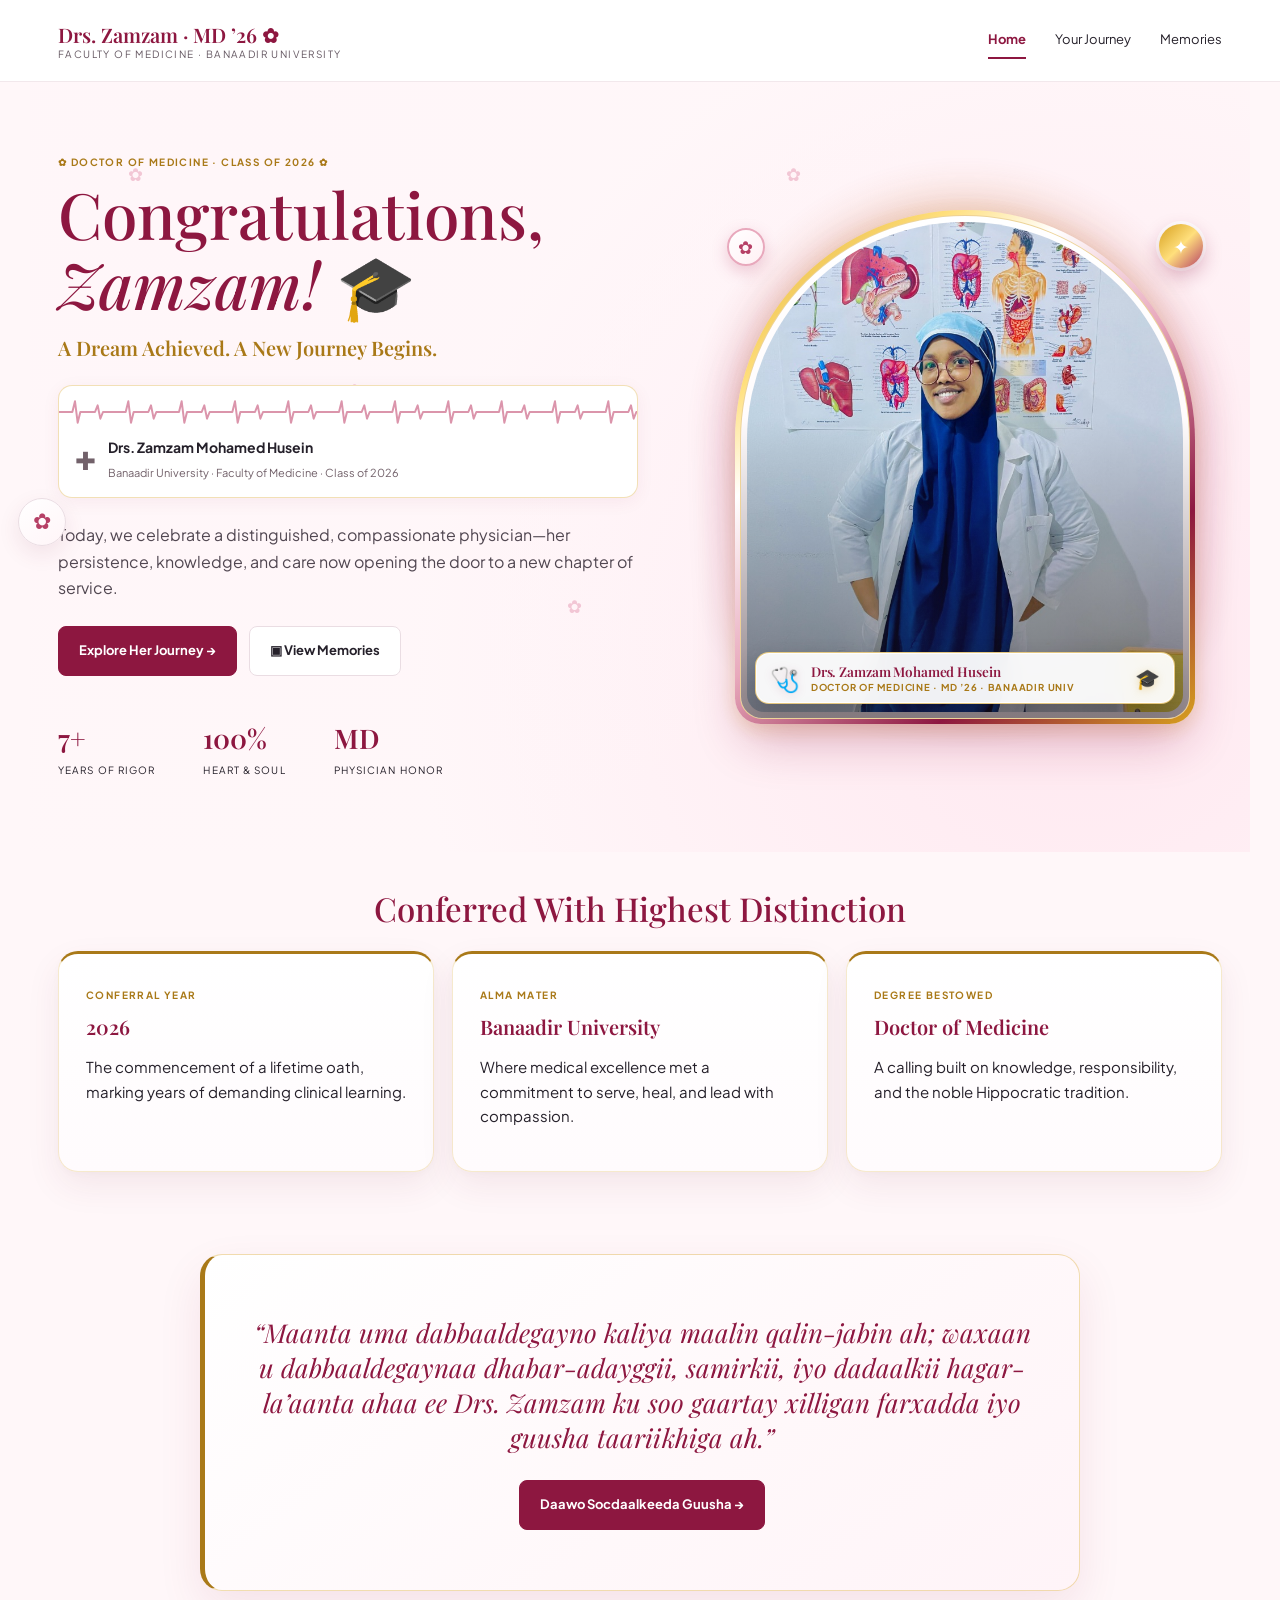
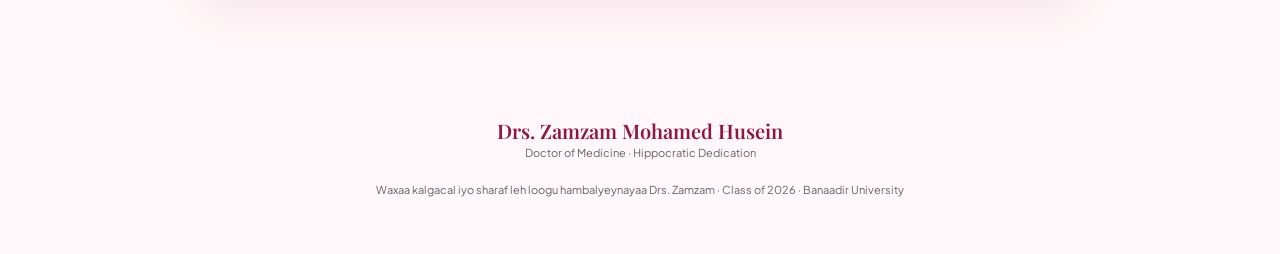
<file: index.html>
<!doctype html><html lang="so"><head><meta charset="utf-8"><meta name="viewport" content="width=device-width,initial-scale=1"><title>Hambalyo Drs. Zamzam · Doctor of Medicine</title><link rel="preconnect" href="https://fonts.googleapis.com"><link rel="preconnect" href="https://fonts.gstatic.com" crossorigin><link href="https://fonts.googleapis.com/css2?family=Playfair+Display:ital,wght@0,500;0,600;1,500&family=Plus+Jakarta+Sans:wght@400;600;700&display=swap" rel="stylesheet"><link rel="stylesheet" href="styles.css"></head><body>
<header class="site-header"><div class="nav-wrap"><a class="brand" href="index.html">Drs. Zamzam · MD ’26 ✿<small>Faculty of Medicine · Banaadir University</small></a><nav class="desktop-nav"><a class="active" href="index.html">Home</a><a href="journey.html">Your Journey</a><a href="memories.html">Memories</a></nav><button class="menu-button" aria-label="Open menu" onclick="toggleMenu()">☰</button></div></header><nav class="mobile-menu" aria-label="Mobile navigation"><button aria-label="Close menu" onclick="toggleMenu()">×</button><span class="eyebrow">Zamzam ✿</span><a href="index.html">Home</a><a href="journey.html">Your Journey</a><a href="memories.html">Memories</a><small>Faculty of Medicine · Banaadir University</small></nav>
<main><section class="page home-hero"><div class="hero-copy"><div class="eyebrow">✿ Doctor of Medicine · Class of 2026 ✿</div><h1 class="title">Congratulations,<br><em>Zamzam!</em> 🎓</h1><h2 style="font:600 20px var(--serif);color:var(--gold);margin:0">A Dream Achieved. A New Journey Begins.</h2><div class="credentials"><span style="font-size:25px">✚</span><div><strong>Drs. Zamzam Mohamed Husein</strong><span>Banaadir University · Faculty of Medicine · Class of 2026</span></div></div><p>Today, we celebrate a distinguished, compassionate physician—her persistence, knowledge, and care now opening the door to a new chapter of service.</p><div class="hero-actions"><a class="button" href="journey.html">Explore Her Journey →</a><a class="button ghost" href="memories.html">▣ View Memories</a></div><div class="stats"><div class="stat"><b>7+</b><span>Years of rigor</span></div><div class="stat"><b>100%</b><span>Heart & soul</span></div><div class="stat"><b>MD</b><span>Physician honor</span></div></div></div><div class="portrait-frame"><div class="portrait-frame__ambient" aria-hidden="true"></div><div class="portrait-frame__outer"><div class="portrait-frame__inner"><img src="assets/hero-portrait.jpg" alt="Drs. Zamzam Mohamed Husein in physician white coat at Banaadir University" fetchpriority="high" decoding="async" width="768" height="1024"><div class="portrait-frame__sheen" aria-hidden="true"></div><div class="portrait-ribbon"><span class="portrait-ribbon__icon" aria-hidden="true">🩺</span><div class="portrait-ribbon__text"><strong>Drs. Zamzam Mohamed Husein</strong><span>Doctor of Medicine · MD ’26 · Banaadir Univ</span></div><span class="portrait-ribbon__seal" aria-hidden="true">🎓</span></div></div></div><div class="frame-crest" aria-hidden="true" title="Honor Graduate"><span>✦</span></div><div class="frame-flower-charm" aria-hidden="true"><span>✿</span></div></div></section>
<section class="page" style="padding-top:5px"><div class="center"><span class="eyebrow">Historic milestone</span><h2 class="title" style="font-size:33px">Conferred With Highest Distinction</h2></div><div class="feature-strip"><article class="card"><span class="eyebrow">Conferral year</span><h3>2026</h3><p>The commencement of a lifetime oath, marking years of demanding clinical learning.</p></article><article class="card"><span class="eyebrow">Alma mater</span><h3>Banaadir University</h3><p>Where medical excellence met a commitment to serve, heal, and lead with compassion.</p></article><article class="card"><span class="eyebrow">Degree bestowed</span><h3>Doctor of Medicine</h3><p>A calling built on knowledge, responsibility, and the noble Hippocratic tradition.</p></article></div><div class="card quote"><blockquote>“Maanta uma dabbaaldegayno kaliya maalin qalin-jabin ah; waxaan u dabbaaldegaynaa dhabar-adayggii, samirkii, iyo dadaalkii hagar-la’aanta ahaa ee Drs. Zamzam ku soo gaartay xilligan farxadda iyo guusha taariikhiga ah.”</blockquote><a class="button" href="journey.html">Daawo Socdaalkeeda Guusha →</a></div></section></main><footer class="site-footer"><strong>Drs. Zamzam Mohamed Husein</strong>Doctor of Medicine · Hippocratic Dedication<br><br>Waxaa kalgacal iyo sharaf leh loogu hambalyeynayaa Drs. Zamzam · Class of 2026 · Banaadir University</footer><script src="site.js"></script></body></html>
</file>
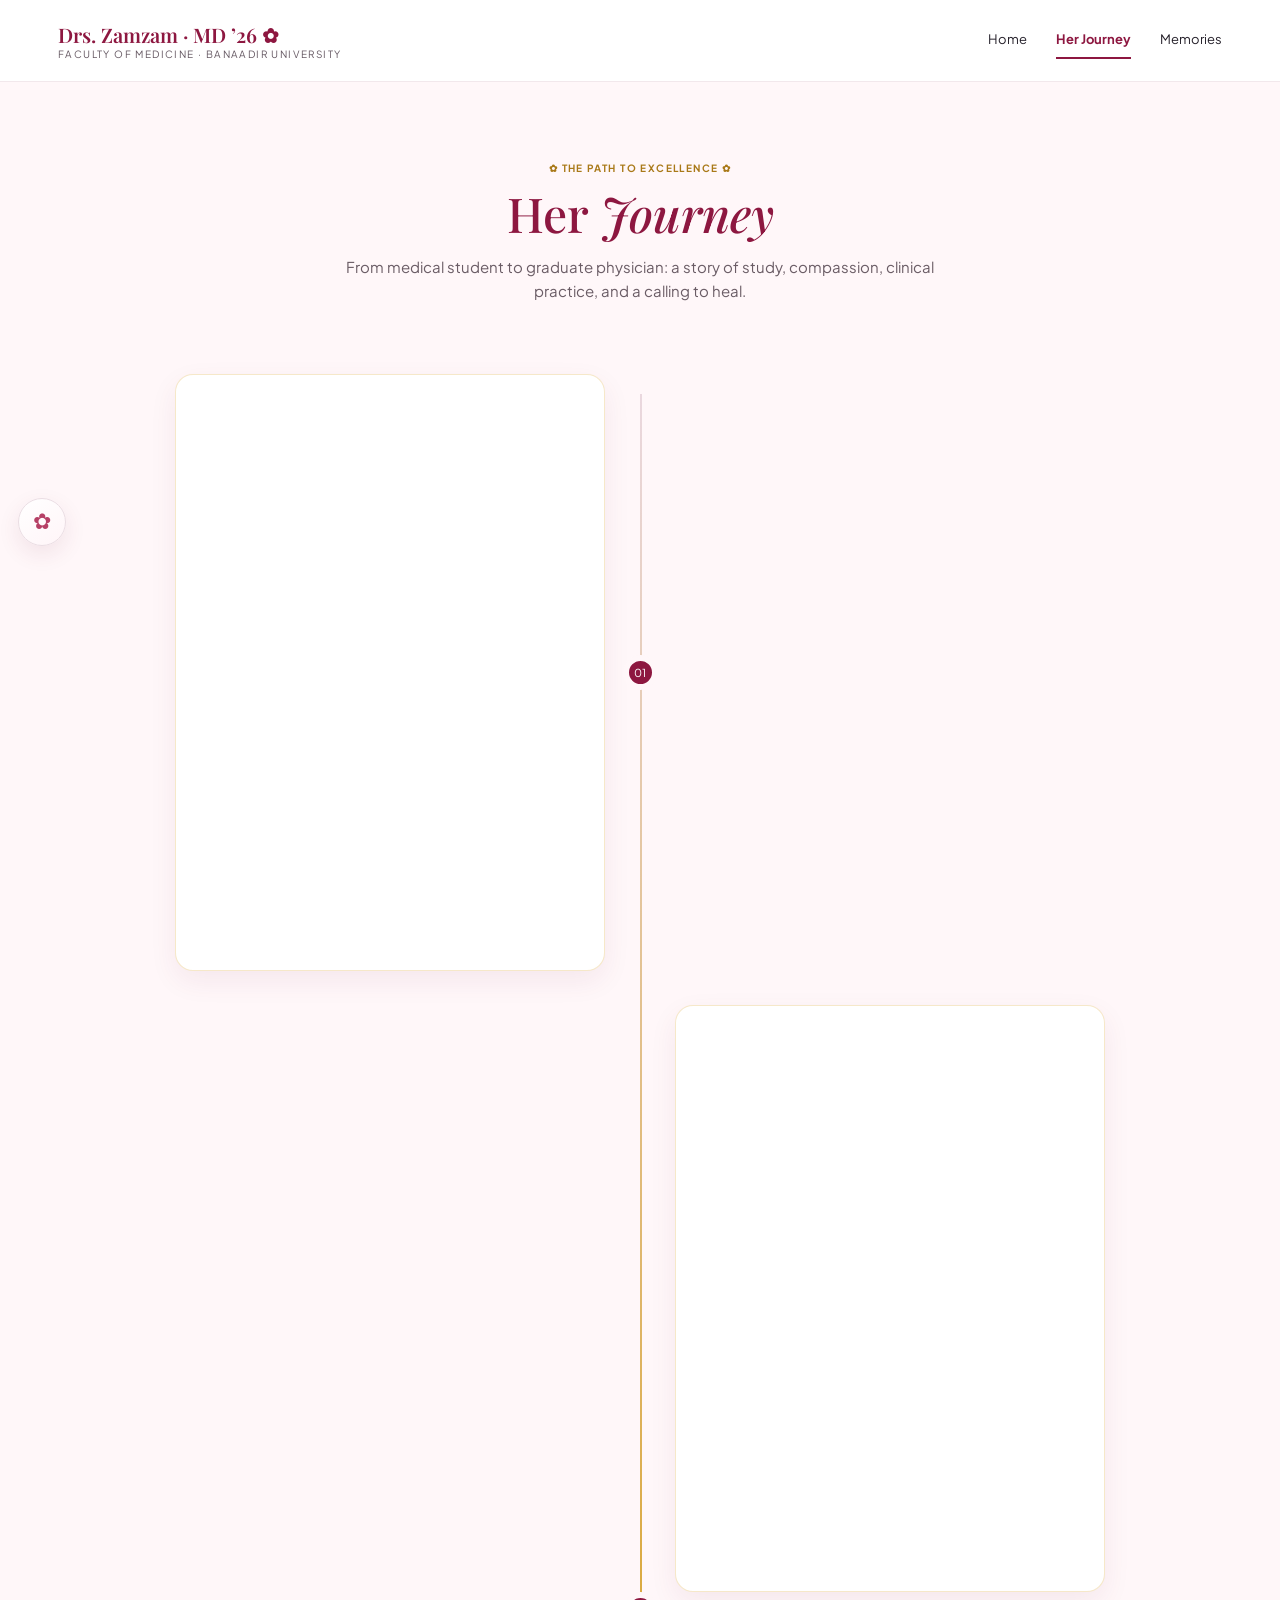
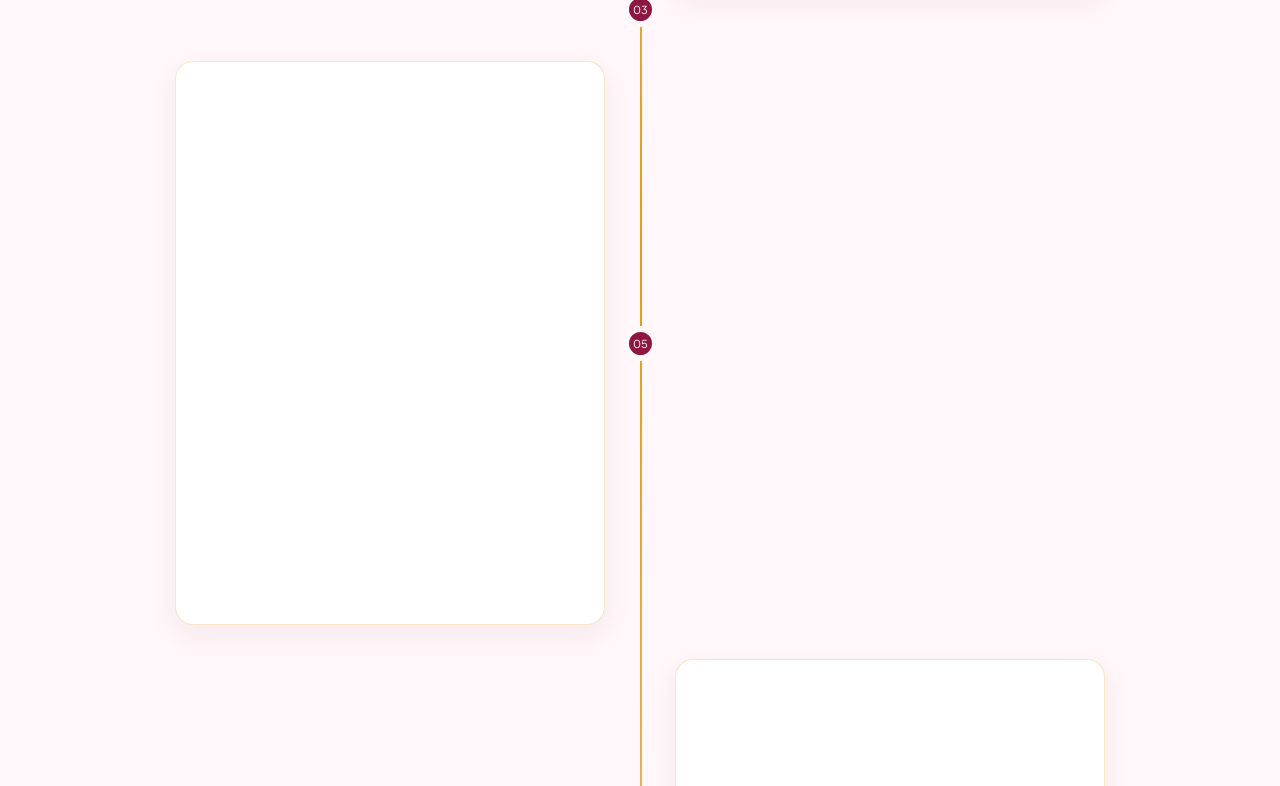
<file: journey.html>
<!doctype html><html lang="so"><head><meta charset="utf-8"><meta name="viewport" content="width=device-width,initial-scale=1"><title>Socdaalkeeda · Drs. Zamzam</title><link rel="preconnect" href="https://fonts.googleapis.com"><link rel="preconnect" href="https://fonts.gstatic.com" crossorigin><link href="https://fonts.googleapis.com/css2?family=Playfair+Display:ital,wght@0,500;0,600;1,500&family=Plus+Jakarta+Sans:wght@400;600;700&display=swap" rel="stylesheet"><link rel="stylesheet" href="styles.css"></head><body>
<header class="site-header"><div class="nav-wrap"><a class="brand" href="index.html">Drs. Zamzam · MD ’26 ✿<small>Faculty of Medicine · Banaadir University</small></a><nav class="desktop-nav"><a href="index.html">Home</a><a class="active" href="journey.html">Her Journey</a><a href="memories.html">Memories</a></nav><button class="menu-button" aria-label="Open menu" onclick="toggleMenu()">☰</button></div></header><nav class="mobile-menu"><button aria-label="Close menu" onclick="toggleMenu()">×</button><span class="eyebrow">Zamzam ✿</span><a href="index.html">Home</a><a href="journey.html">Her Journey</a><a href="memories.html">Memories</a></nav>
<main class="page"><div class="center"><span class="eyebrow">✿ The path to excellence ✿</span><h1 class="title">Her <em>Journey</em></h1><p class="subtitle">From medical student to graduate physician: a story of study, compassion, clinical practice, and a calling to heal.</p></div><section class="timeline"><article class="milestone"><div class="milestone-card card"><span class="eyebrow">Year 1 · Genesis</span><h3>The Beginning</h3><p>A resolute first step toward healing, grounded in curiosity, dedication, and the belief that service can change lives.</p></div><span class="year">01</span></article><article class="milestone"><div class="milestone-card card"><span class="eyebrow">Years 2–3 · Foundations</span><h3>Years of Learning</h3><p>Endless study, anatomy, pathology, and the rigorous science that builds a capable and caring physician.</p></div><span class="year">03</span></article><article class="milestone"><div class="milestone-card card"><span class="eyebrow">Years 4–7 · Wards & clinics</span><h3>Clinical Experience</h3><p>Knowledge became care: listening, diagnosing, learning from patients, and growing with every round.</p></div><span class="year">05</span></article><article class="milestone"><div class="milestone-card card"><span class="eyebrow">The crucible</span><h3>The Challenges</h3><p>Long nights and demanding exams became a source of resilience, strength, and empathy.</p></div><span class="year">✦</span></article><article class="milestone"><div class="milestone-card card"><span class="eyebrow">Doctor of Medicine</span><h3>Class of 2026 🎓</h3><p>A new physician emerges—ready to bring knowledge and a healer’s heart to her community.</p></div><span class="year">26</span></article></section><section><div class="center"><span class="eyebrow">An integral in the books</span><h2 class="title" style="font-size:34px">From Student to Medical Professional 🩺</h2></div><div class="journey-grid"><div class="journey-gallery"><img src="assets/memory-5.jpg" alt="Drs. Zamzam engaged in clinical rounds and patient care" loading="lazy" decoding="async" width="560" height="290"><img src="assets/memory-8.jpg" alt="Drs. Zamzam in physician white coat at Banaadir University" loading="lazy" decoding="async" width="560" height="290"></div><aside class="card side-note"><span class="eyebrow">Pillars of practice</span><h3>Medicine</h3><p>Knowledge · Compassion · Service · Integrity</p><p>Behind every success is a journey of devotion, quiet courage, and a promise to serve.</p><a class="button" href="memories.html">See Her Memories →</a></aside></div></section><div class="card quote"><blockquote>“Socdaalkeedu wuxuu ahaa mid lagu dhisay dadaal, dulqaad iyo naxariis. Maantana waxaa u bilaabanaya bog cusub oo ifaya oo badbaadinta nolosha bini’aadamka ah.”</blockquote><a class="button" href="memories.html">Daawo Xusuusaha Guusheeda →</a></div></main><footer class="site-footer"><strong>Drs. Zamzam Mohamed Husein</strong>Doctor of Medicine · Hippocratic Dedication</footer><script src="site.js"></script></body></html>
</file>
<file: styles.css>
:root{--wine:#8d1740;--rose:#b64066;--blush:#fff7f9;--ink:#25202a;--gold:#a97918;--line:#ead8df;--paper:#fff;--serif:"Playfair Display",Georgia,serif;--sans:"Plus Jakarta Sans",Arial,sans-serif}*{box-sizing:border-box}html{scroll-behavior:smooth}body{margin:0;background:var(--blush);color:var(--ink);font:15px/1.65 var(--sans)}img{display:block;width:100%;object-fit:cover}a{color:inherit;text-decoration:none}.site-header{height:82px;background:#fffffff2;backdrop-filter:blur(15px);border-bottom:1px solid #f2e8ec;position:sticky;top:0;z-index:20}.nav-wrap{max-width:1220px;height:100%;padding:0 28px;margin:auto;display:flex;align-items:center;justify-content:space-between;gap:24px}.brand{font:600 20px var(--serif);color:var(--wine)}.brand small{display:block;font:10px/1.2 var(--sans);letter-spacing:.14em;color:#665963;text-transform:uppercase}.desktop-nav{display:flex;gap:29px;font-size:13px}.desktop-nav a{padding:7px 0;border-bottom:2px solid transparent}.desktop-nav a.active{border-color:var(--wine);color:var(--wine);font-weight:700}.menu-button{display:none;background:transparent;border:0;color:var(--wine);font-size:27px;padding:8px}.mobile-menu{display:none}.eyebrow{font-size:10px;font-weight:700;letter-spacing:.14em;text-transform:uppercase;color:var(--gold)}.page{max-width:1220px;margin:auto;padding:72px 28px}.title{font:500 48px/1.1 var(--serif);color:var(--wine);margin:8px 0 15px}.subtitle{max-width:620px;color:#6a5c65;margin:0 auto}.center{text-align:center}.button{display:inline-flex;align-items:center;justify-content:center;gap:8px;border:1px solid var(--wine);border-radius:8px;padding:13px 20px;background:var(--wine);color:#fff;font-weight:700;font-size:13px;transition:.2s}.button:hover{transform:translateY(-2px);background:#70102f}.button.ghost{background:#fff;color:var(--ink);border-color:#eadde3}.card{background:var(--paper);border:1px solid #f0e5e9;border-radius:18px;box-shadow:0 12px 30px #75234410}.home-hero{min-height:570px;display:grid;grid-template-columns:1.06fr .94fr;align-items:center;gap:70px}.home-hero .title{font-size:64px}.credentials{display:grid;grid-template-columns:auto 1fr;align-items:center;column-gap:12px;row-gap:4px;margin:24px 0;padding:10px 16px 13px;border-radius:12px;background:#fff;overflow:hidden}.credentials strong{display:block;font-size:14px}.credentials span{font-size:11px;color:#72616a}.hero-copy p{max-width:590px;color:#514751;font-size:16px}.hero-actions{display:flex;gap:12px;margin-top:25px}.stats{display:flex;gap:48px;margin-top:44px}.stat b{font:600 27px var(--serif);color:var(--wine);display:block}.stat span{font-size:10px;letter-spacing:.11em;text-transform:uppercase}.portrait-frame{padding:11px;background:white;border-radius:42% 42% 14px 14px;box-shadow:0 18px 35px #79253b26}.portrait-frame img{height:430px;border-radius:40% 40% 9px 9px}.feature-strip{display:grid;grid-template-columns:repeat(3,1fr);gap:18px;margin:24px 0 82px}.feature-strip .card{padding:27px}.feature-strip h3{font:600 20px var(--serif);color:var(--wine);margin:7px 0}.quote{max-width:880px;margin:20px auto 0;padding:60px 40px;text-align:center}.quote blockquote{font:26px/1.35 var(--serif);margin:0 0 25px}.timeline{max-width:930px;margin:70px auto;position:relative}.timeline:before{content:"";position:absolute;top:20px;bottom:20px;left:50%;width:2px;background:linear-gradient(var(--line),#d7a01e,var(--line))}.milestone{display:grid;grid-template-columns:1fr 70px 1fr;align-items:center;margin:34px 0}.milestone:nth-child(odd) .milestone-card{grid-column:1;text-align:right}.milestone:nth-child(odd) .year{grid-column:2}.milestone:nth-child(even) .milestone-card{grid-column:3}.milestone:nth-child(even) .year{grid-column:2}.milestone-card{padding:20px 23px}.milestone-card h3{font:600 22px var(--serif);color:var(--wine);margin:2px 0 8px}.milestone-card p{margin:0;color:#665963;font-size:13px}.year{width:35px;height:35px;border-radius:50%;display:grid;place-items:center;background:var(--wine);border:6px solid var(--blush);color:#fff;font:11px var(--sans);z-index:1;justify-self:center}.journey-grid{display:grid;grid-template-columns:2fr 1fr;gap:18px}.journey-gallery{display:grid;grid-template-columns:1fr 1fr;gap:18px}.journey-gallery img{height:290px;border-radius:13px}.side-note{padding:31px;background:linear-gradient(145deg,#fff,#fff2f5)}.side-note h3{font:600 27px/1.2 var(--serif);color:var(--wine)}.gallery{display:grid;grid-template-columns:repeat(2,1fr);gap:20px;margin-top:36px}.memory{background:#fff;border:1px solid #f0e5e9;border-radius:14px;overflow:hidden;box-shadow:0 9px 24px #75234410;cursor:pointer;transition:.2s}.memory:hover{transform:translateY(-5px)}.memory img{height:300px}.memory figcaption{padding:13px 15px}.memory strong{display:block;font:600 18px var(--serif);color:var(--wine)}.memory span{font-size:11px;color:#70616a}.letter{max-width:850px;padding:57px 58px;margin:88px auto}.letter h2{font:500 31px var(--serif);color:var(--wine);margin:8px 0 22px}.letter p{color:#574b53}.letter .big-line{background:#fff0f4;padding:13px;text-align:center;font:600 24px var(--serif);color:var(--wine)}.celebrate{max-width:1120px;margin:45px auto 0;padding:55px 30px;background:linear-gradient(120deg,#89163d,#b34267);border-radius:18px;color:white;text-align:center}.celebrate h2{font:600 42px/1.1 var(--serif);margin:9px}.celebrate p{margin:0 0 25px}.celebrate .button{background:#ffdf7c;color:#55200c;border-color:#ffdf7c}.site-footer{text-align:center;padding:55px 20px;color:#6c5f68;font-size:11px}.site-footer strong{display:block;font:600 20px var(--serif);color:var(--wine)}.lightbox{position:fixed;inset:0;background:#1e1018e8;z-index:50;display:none;align-items:center;justify-content:center;padding:24px}.lightbox.open{display:flex}.lightbox img{max-width:min(900px,94vw);max-height:82vh;width:auto;border-radius:10px}.lightbox button{position:absolute;right:25px;top:20px;background:#fff;border:0;border-radius:50%;width:43px;height:43px;font-size:25px;color:var(--wine)}
@media(max-width:700px){.site-header{height:68px}.nav-wrap{padding:0 18px}.brand{font-size:18px}.brand small{display:none}.desktop-nav{display:none}.menu-button{display:block}.mobile-menu{position:fixed;inset:0;background:#fffafa;z-index:40;padding:26px;flex-direction:column;justify-content:center;align-items:center;gap:29px;background-image:radial-gradient(#e8bccb 1px,transparent 1px);background-size:23px 23px}.mobile-menu.open{display:flex}.mobile-menu a{font:500 39px var(--serif);color:var(--wine)}.mobile-menu button{position:absolute;right:20px;top:17px;background:none;border:0;font-size:30px;color:var(--wine)}.page{padding:44px 18px}.title{font-size:35px}.home-hero{display:flex;min-height:0;flex-direction:column-reverse;align-items:stretch;gap:27px;text-align:center}.home-hero .title{font-size:46px}.portrait-frame{border-radius:19px;padding:7px}.portrait-frame img{height:360px;border-radius:14px;object-position:center}.hero-copy p{font-size:14px}.credentials{text-align:left;margin:18px 0}.hero-actions{flex-direction:column;margin-top:22px}.hero-actions .button{width:100%}.stats{justify-content:center;gap:20px;margin-top:28px}.stat b{font-size:23px}.feature-strip{grid-template-columns:1fr;margin:46px 0}.feature-strip .card{padding:20px}.quote{padding:36px 20px}.quote blockquote{font-size:22px}.timeline{margin:42px 0 15px;padding-left:34px}.timeline:before{left:17px}.milestone,.milestone:nth-child(odd),.milestone:nth-child(even){display:block;margin:0 0 22px}.milestone-card,.milestone:nth-child(odd) .milestone-card,.milestone:nth-child(even) .milestone-card{display:block;text-align:left;padding:19px}.year,.milestone:nth-child(odd) .year,.milestone:nth-child(even) .year{position:absolute;left:0;margin-top:-64px;width:35px}.journey-grid{grid-template-columns:1fr}.journey-gallery{gap:10px}.journey-gallery img{height:195px}.side-note{padding:23px}.gallery{grid-template-columns:1fr;gap:15px;margin-top:25px}.memory img{height:280px}.letter{padding:34px 22px;margin:54px auto}.letter h2{font-size:27px}.celebrate{padding:42px 18px;border-radius:14px}.celebrate h2{font-size:34px}.subtitle{font-size:13px}.site-footer{padding:42px 18px}.lightbox{padding:12px}.lightbox button{right:14px;top:13px}.celebrate-actions{display:flex;flex-wrap:wrap;gap:12px;justify-content:center}.celebrate .button.ghost.celebrate-home{background:transparent;color:#fff;border-color:#ffffff80}.celebrate .button.ghost.celebrate-home:hover{background:#ffffff18;color:#fff}}

/* ── Animation polish (additive) ── */
@view-transition{navigation:auto}
::view-transition-old(root),::view-transition-new(root){animation-duration:.45s;animation-timing-function:cubic-bezier(.22,1,.36,1)}
::view-transition-old(root){animation-name:page-fade-out}
::view-transition-new(root){animation-name:page-fade-in}
@keyframes page-fade-out{from{opacity:1;transform:translateY(0)}to{opacity:0;transform:translateY(-10px)}}
@keyframes page-fade-in{from{opacity:0;transform:translateY(12px)}to{opacity:1;transform:translateY(0)}}
body{overflow-x:hidden}
body.menu-open{overflow:hidden}
body.lightbox-open{overflow:hidden}

/* Buttons */
.button{transition:transform .22s cubic-bezier(.22,1,.36,1),background .22s,box-shadow .22s,filter .22s,border-color .22s}
.button:hover{box-shadow:0 10px 22px #75234424;filter:brightness(1.03)}
.button:active{transform:translateY(0) scale(.98)}
.button:focus-visible{outline:2px solid var(--rose);outline-offset:3px}

/* Desktop nav */
.desktop-nav a{position:relative;transition:color .25s,border-color .25s}
.desktop-nav a:not(.active)::after{content:"";position:absolute;left:0;right:0;bottom:-2px;height:2px;background:linear-gradient(90deg,var(--rose),var(--wine));transform:scaleX(0);transform-origin:left;transition:transform .32s cubic-bezier(.22,1,.36,1)}
.desktop-nav a:not(.active):hover::after,.desktop-nav a.nav-hover::after{transform:scaleX(1)}
.desktop-nav a.active::after{content:"";position:absolute;left:0;right:0;bottom:-2px;height:2px;background:var(--wine);transform:scaleX(1)}

/* Mobile menu */
.menu-button{transition:transform .25s,color .25s}
.menu-button:active{transform:scale(.92)}
@media(max-width:700px){.mobile-menu{display:flex;pointer-events:none}}
.mobile-menu{opacity:0;visibility:hidden;transition:opacity .35s cubic-bezier(.22,1,.36,1),visibility .35s}
.mobile-menu.open{opacity:1;visibility:visible;pointer-events:auto}
.mobile-menu a{opacity:0;transform:translateY(18px);transition:opacity .4s cubic-bezier(.22,1,.36,1),transform .4s cubic-bezier(.22,1,.36,1);transition-delay:calc(.06s * var(--nav-i, 0))}
.mobile-menu.open a{opacity:1;transform:translateY(0)}
.mobile-menu button{transition:transform .25s}
.mobile-menu.open button{transform:rotate(90deg)}

/* Scroll reveals */
.reveal{opacity:0;transform:translateY(22px);transition:opacity .65s cubic-bezier(.22,1,.36,1),transform .65s cubic-bezier(.22,1,.36,1);transition-delay:calc(.08s * var(--reveal-i, 0))}
.reveal.reveal-heading{transform:translateY(16px)}
.reveal.reveal-image{transform:translateY(14px) scale(.97)}
.reveal.reveal-gallery{transform:translateY(20px) scale(.97)}
.reveal.is-visible{opacity:1;transform:none}
.reveal-timeline:before{transform-origin:top;transform:scaleY(0);transition:transform 1.1s cubic-bezier(.22,1,.36,1) .1s}
.reveal-timeline.is-visible:before{transform:scaleY(1)}
.reveal-milestone .milestone-card,.reveal-milestone .year{opacity:0;transform:translateY(16px) scale(.94);transition:opacity .55s cubic-bezier(.22,1,.36,1),transform .55s cubic-bezier(.22,1,.36,1);transition-delay:calc(.14s * var(--reveal-i, 0) + .2s)}
.reveal-milestone.is-visible .milestone-card,.reveal-milestone.is-visible .year{opacity:1;transform:none}
.reveal-milestone .year{transition-delay:calc(.14s * var(--reveal-i, 0) + .35s)}

/* Hero sequence */
.home-hero{position:relative;overflow:hidden}
.hero-bg{position:absolute;inset:-10%;background:radial-gradient(circle at 20% 20%,#fff6f9 0,transparent 55%),radial-gradient(circle at 80% 70%,#ffe8f0 0,transparent 50%);opacity:.6;pointer-events:none;z-index:0;transition:opacity .8s cubic-bezier(.22,1,.36,1)}
.home-hero.hero-ready .hero-bg{opacity:1}
.home-hero > *:not(.hero-bg):not(.hero-flowers){position:relative;z-index:1}
.hero-item{opacity:1;transform:translateY(8px);transition:opacity .42s cubic-bezier(.22,1,.36,1),transform .42s cubic-bezier(.22,1,.36,1);transition-delay:calc(.05s * var(--hero-i, 0))}
.hero-item.reveal-image,.portrait-frame.hero-item{transform:translateY(6px) scale(.99)}
.home-hero:not(.hero-ready) .hero-item{opacity:.92}
.home-hero.hero-ready .hero-item,.hero-item.is-visible{opacity:1;transform:none}
.hero-flowers{position:absolute;inset:0;pointer-events:none;z-index:0}
.hero-flower{position:absolute;left:var(--fx);top:var(--fy);color:#e8a0b8;font-size:18px;opacity:0;animation:hero-bloom 1.2s cubic-bezier(.22,1,.36,1) calc(.7s + var(--fd)) both,flower-float 9s ease-in-out calc(1.8s + var(--fd)) infinite}
@keyframes hero-bloom{from{opacity:0;transform:scale(.6) translateY(8px)}to{opacity:.55;transform:scale(1) translateY(0)}}
@keyframes flower-float{0%,100%{transform:translateY(0)}50%{transform:translateY(-8px)}}

/* Petals layer */
.petals-layer{position:fixed;inset:0;pointer-events:none;z-index:5;overflow:hidden;contain:strict}
.petal{position:absolute;left:var(--x);top:-8%;font-size:calc(18px * var(--size));opacity:.52;animation:petal-fall var(--duration) linear var(--delay) infinite}
.petal-inner{display:block;animation:petal-sway calc(var(--duration) * .45) ease-in-out var(--delay) infinite}
.petal-glyph{line-height:1}
.petal-flower{color:#e8a8bc;opacity:.58;font-size:calc(17px * var(--size))}
.petal-cap{color:#8d1740;opacity:.55;font-size:calc(16px * var(--size))}
.petal-scroll{color:#a97918;opacity:.52;font-size:calc(15px * var(--size))}
.petal-medical{color:#c97896;opacity:.54;font-size:calc(15px * var(--size))}
.petal-heart{color:#b64066;opacity:.56;font-size:calc(14px * var(--size))}
.petal-sparkle{color:#d7a01e;opacity:.58;font-size:calc(13px * var(--size))}
.petal-dot{width:7px;height:7px;border-radius:50%;background:#efb8ca;opacity:.38}
.petal-dot-gold{background:#e8c86a;opacity:.34}
@keyframes petal-fall{0%{transform:translate3d(0,-8vh,0) rotate(0deg)}100%{transform:translate3d(var(--drift),108vh,0) rotate(var(--spin,280deg))}}
@keyframes petal-sway{0%,100%{transform:translate3d(0,0,0)}50%{transform:translate3d(var(--sway,6px),0,0)}}

/* Flower celebration trigger */
.celebration-trigger{position:fixed;left:18px;top:58%;transform:translateY(-50%);z-index:25;width:48px;height:48px;padding:0;border:1px solid #eadde3;border-radius:50%;background:linear-gradient(145deg,#fff,#fff5f8);color:var(--rose);cursor:pointer;box-shadow:0 8px 22px #75234418,0 0 0 0 #b6406620;display:grid;place-items:center;transition:transform .25s cubic-bezier(.22,1,.36,1),box-shadow .25s,border-color .25s,background .25s;animation:trigger-float 4.2s ease-in-out infinite}
.celebration-trigger__icon{font-size:22px;line-height:1;display:block;animation:trigger-bloom 3.6s ease-in-out infinite}
.celebration-trigger:hover{border-color:#ddb8c8;box-shadow:0 10px 26px #75234424,0 0 0 4px #b6406614;transform:translateY(-50%) scale(1.05)}
.celebration-trigger:active{transform:translateY(-50%) scale(.94)}
.celebration-trigger:focus-visible{outline:2px solid var(--rose);outline-offset:3px}
.celebration-trigger.is-popping{animation:none;transform:translateY(-50%) scale(1.12);box-shadow:0 12px 28px #75234430,0 0 0 8px #ffdf7c33}
.celebration-trigger.is-popping .celebration-trigger__icon{animation:trigger-pop .55s cubic-bezier(.22,1,.36,1)}
@keyframes trigger-float{0%,100%{transform:translateY(-50%) translateX(0)}50%{transform:translateY(calc(-50% - 6px)) translateX(2px)}}
@keyframes trigger-bloom{0%,100%{transform:scale(1) rotate(0deg)}50%{transform:scale(1.08) rotate(-6deg)}}
@keyframes trigger-pop{0%{transform:scale(1)}40%{transform:scale(1.35) rotate(12deg)}100%{transform:scale(1) rotate(0deg)}}

/* ECG — full-width of host box, seamless infinite scroll */
.ecg-wrap{color:#d88aa3;overflow:hidden;width:100%;height:32px;margin:0;opacity:.9;contain:paint}
.credentials .ecg-wrap{grid-column:1/-1;width:calc(100% + 32px);margin:0 -16px 4px}
.celebrate .ecg-wrap{max-width:none;margin:0 auto 14px;color:#ffc9dc;height:36px}
.ecg-track{display:flex;width:max-content;height:100%;animation:ecg-scroll 14s linear infinite}
.ecg-line{height:100%;width:auto;display:block;flex:0 0 auto}
.ecg-path{vector-effect:non-scaling-stroke}
@keyframes ecg-scroll{from{transform:translate3d(0,0,0)}to{transform:translate3d(-50%,0,0)}}

/* Gallery */
.memory{position:relative;transition:transform .35s cubic-bezier(.22,1,.36,1),box-shadow .35s}
.memory::before{content:"";position:absolute;inset:0;background:linear-gradient(180deg,transparent 45%,#8d174038 100%);opacity:0;transition:opacity .35s;z-index:1;pointer-events:none;border-radius:14px}
.memory::after{content:"✿";position:absolute;top:14px;right:14px;color:#fff;font-size:16px;opacity:0;transform:scale(.8);transition:opacity .3s,transform .3s;z-index:2;pointer-events:none;text-shadow:0 2px 8px #00000040}
@media(hover:hover){.memory:hover{transform:translateY(-6px) scale(1.01);box-shadow:0 16px 34px #75234420}.memory:hover::before{opacity:1}.memory:hover::after{opacity:.95;transform:scale(1)}}
.memory img{transition:transform .45s cubic-bezier(.22,1,.36,1)}
@media(hover:hover){.memory:hover img{transform:scale(1.04)}}
.reveal-gallery.is-visible{transform:none}

/* Lightbox */
.lightbox{opacity:0;transition:opacity .32s cubic-bezier(.22,1,.36,1);background:#1e101800}
.lightbox.open{display:flex}
.lightbox.visible{background:#1e1018e8;opacity:1}
.lightbox.closing{opacity:0}
.lightbox img{opacity:0;transform:scale(.94);transition:opacity .32s cubic-bezier(.22,1,.36,1),transform .32s cubic-bezier(.22,1,.36,1)}
.lightbox.visible img{opacity:1;transform:scale(1)}
.lightbox.closing img{opacity:0;transform:scale(.96)}
.lightbox button{cursor:pointer;transition:transform .2s,box-shadow .2s;box-shadow:0 4px 14px #00000030}
.lightbox button:hover{transform:scale(1.06)}
.lightbox button:focus-visible{outline:2px solid var(--rose);outline-offset:2px}

/* Celebration */
.celebrate-actions{display:flex;flex-wrap:wrap;gap:12px;justify-content:center}
.celebrate .button.ghost.celebrate-home{background:transparent;color:#fff;border-color:#ffffff80}
.celebrate .button.ghost.celebrate-home:hover{background:#ffffff18;color:#fff}
.celebrate-stage{position:relative;overflow:hidden}
.celebrate-stage::before,.celebrate-stage::after{content:"✦";position:absolute;font-size:14px;color:#ffdf7c;opacity:0;pointer-events:none}
.celebrate-stage::before{top:18%;left:12%}
.celebrate-stage::after{bottom:20%;right:14%;animation-delay:.6s}
.celebrate-pop::before,.celebrate-pop::after{animation:sparkle 2.4s ease-in-out infinite}
.celebrate-pop h2{animation:celebrate-rise .8s cubic-bezier(.22,1,.36,1) both}
.celebrate-pop .eyebrow{animation:celebrate-rise .65s cubic-bezier(.22,1,.36,1) both}
.celebrate-pop p{animation:celebrate-rise .75s cubic-bezier(.22,1,.36,1) .08s both}
.celebrate-pop .celebrate-actions{animation:celebrate-rise .85s cubic-bezier(.22,1,.36,1) .16s both}
@keyframes celebrate-rise{from{opacity:0;transform:translateY(18px)}to{opacity:1;transform:none}}
@keyframes sparkle{0%,100%{opacity:0;transform:scale(.6) rotate(0deg)}50%{opacity:.75;transform:scale(1.2) rotate(20deg)}}
.confetti-canvas{position:fixed;inset:0;pointer-events:none;z-index:60}
.confetti-canvas--popper{z-index:65}

/* Journey gallery images */
.journey-gallery img{transition:transform .45s cubic-bezier(.22,1,.36,1),box-shadow .45s}
@media(hover:hover){.journey-gallery img:hover{transform:scale(1.02);box-shadow:0 12px 28px #75234418}}

/* Reduced motion */
@media(prefers-reduced-motion:reduce){
html{scroll-behavior:auto}
::view-transition-old(root),::view-transition-new(root){animation:none}
body.is-entering{animation:none}
.reveal,.reveal-milestone .milestone-card,.reveal-milestone .year,.hero-item{opacity:1;transform:none;transition:none}
.reveal-timeline:before{transform:scaleY(1);transition:none}
.petal,.petal-inner,.hero-flower,.celebration-trigger,.celebration-trigger__icon,.celebrate-pop h2,.celebrate-pop .eyebrow,.celebrate-pop p,.celebrate-pop .celebrate-actions{animation:none!important}
.ecg-track{animation:none!important}
.memory,.memory img,.button,.desktop-nav a::after,.mobile-menu,.mobile-menu a,.lightbox,.lightbox img,.celebration-trigger{transition:none}
.celebration-trigger:hover,.celebration-trigger:active{transform:translateY(-50%)}
}
@media(max-width:700px){
.petal:nth-child(n+5){display:none}
.hero-flower{font-size:14px}
.reveal,.hero-item{transform:translateY(12px)}
.memory:hover{transform:none}
.celebration-trigger{left:14px;width:46px;height:46px;top:62%}
.celebration-trigger__icon{font-size:20px}
}

@media(max-width:900px){
.home-hero{display:flex;min-height:0;flex-direction:column-reverse;align-items:stretch;gap:28px}
.home-hero .title{font-size:48px}
.portrait-frame{border-radius:22px;padding:8px}
.portrait-frame img{height:380px;border-radius:16px;object-position:center}
.feature-strip{grid-template-columns:1fr;margin:46px 0}
.journey-grid{grid-template-columns:1fr}
.gallery{grid-template-columns:1fr;gap:16px}
}

@media(max-width:1024px){
.site-header{backdrop-filter:none;-webkit-backdrop-filter:none;background:#fff}
.hero-flower{animation:hero-bloom 1s cubic-bezier(.22,1,.36,1) calc(.4s + var(--fd)) both}
.celebration-trigger,.celebration-trigger__icon{animation:none}
.home-hero{overflow:visible}
}

@media(pointer:coarse){
.button:hover{transform:none;box-shadow:none;filter:none}
.memory:hover,.memory:hover img,.journey-gallery img:hover{transform:none;box-shadow:0 9px 24px #75234410}
}

body.is-hidden .petal,
body.is-hidden .petal-inner,
body.is-hidden .hero-flower,
body.is-hidden .ecg-track,
body.is-hidden .celebration-trigger,
body.is-hidden .celebration-trigger__icon{
animation-play-state:paused
}

.feature-strip .card,.memory,.milestone-card,.letter,.quote{
content-visibility:auto;
contain-intrinsic-size:auto 220px
}

/* ── Royal Physician Portrait Frame & Decorations ── */
.portrait-frame{
  position:relative;
  max-width:460px;
  width:100%;
  margin:0 auto;
  padding:0;
  background:transparent;
  box-shadow:none;
  border-radius:0;
  transition:transform .45s cubic-bezier(.22,1,.36,1);
}
.portrait-frame:hover{
  transform:translateY(-6px);
}
.portrait-frame__ambient{
  position:absolute;
  inset:-14px -10px -20px -10px;
  border-radius:260px 260px 40px 40px;
  background:radial-gradient(circle at 50% 25%,rgba(215,160,30,.38),rgba(182,64,102,.28) 50%,rgba(141,23,64,.12) 75%,transparent 85%);
  filter:blur(20px);
  z-index:0;
  pointer-events:none;
  opacity:.9;
  transition:opacity .4s ease,transform .4s ease;
}
.portrait-frame:hover .portrait-frame__ambient{
  opacity:1;
  transform:scale(1.02);
}
.portrait-frame__outer{
  position:relative;
  z-index:1;
  padding:5px;
  border-radius:250px 250px 28px 28px;
  background:linear-gradient(140deg,#d7a01e 0%,#ffdf7c 20%,#ffffff 32%,#e8a8bc 52%,#8d1740 76%,#d7a01e 100%);
  box-shadow:0 24px 50px -10px rgba(141,23,64,.32),0 6px 18px rgba(215,160,30,.22);
}
.portrait-frame__inner{
  position:relative;
  border-radius:245px 245px 24px 24px;
  padding:6px;
  background:linear-gradient(180deg,#ffffff 0%,#fff7f9 100%);
  border:1.5px solid rgba(215,160,30,.45);
  overflow:hidden;
}
.portrait-frame__inner img{
  display:block;
  width:100%;
  height:490px;
  object-fit:cover;
  object-position:center 15%;
  border-radius:240px 240px 19px 19px;
  transition:transform .6s cubic-bezier(.22,1,.36,1);
}
.portrait-frame:hover .portrait-frame__inner img{
  transform:scale(1.025);
}
.portrait-frame__sheen{
  position:absolute;
  inset:0;
  pointer-events:none;
  border-radius:240px 240px 19px 19px;
  background:linear-gradient(180deg,rgba(255,255,255,.12) 0%,transparent 40%,rgba(30,16,24,.5) 100%);
}
.portrait-ribbon{
  position:absolute;
  left:14px;
  right:14px;
  bottom:14px;
  display:flex;
  align-items:center;
  gap:11px;
  padding:10px 14px;
  background:rgba(255,255,255,.94);
  backdrop-filter:blur(14px);
  -webkit-backdrop-filter:blur(14px);
  border:1px solid rgba(215,160,30,.55);
  border-radius:14px;
  box-shadow:0 10px 25px rgba(0,0,0,.16),0 0 0 1px rgba(255,255,255,.9) inset;
  z-index:3;
  transition:transform .3s cubic-bezier(.22,1,.36,1),box-shadow .3s;
}
.portrait-frame:hover .portrait-ribbon{
  transform:translateY(-2px);
  box-shadow:0 14px 30px rgba(141,23,64,.22),0 0 0 1px rgba(215,160,30,.7) inset;
}
.portrait-ribbon__icon{
  font-size:24px;
  line-height:1;
  flex-shrink:0;
  filter:drop-shadow(0 2px 4px rgba(141,23,64,.2));
}
.portrait-ribbon__text{
  flex:1;
  min-width:0;
}
.portrait-ribbon__text strong{
  display:block;
  font:600 13.5px/1.25 var(--serif);
  color:var(--wine);
  letter-spacing:-.01em;
  white-space:nowrap;
  overflow:hidden;
  text-overflow:ellipsis;
}
.portrait-ribbon__text span{
  display:block;
  font:700 9.5px/1.2 var(--sans);
  color:var(--gold);
  letter-spacing:.08em;
  text-transform:uppercase;
  margin-top:2px;
}
.portrait-ribbon__seal{
  font-size:20px;
  line-height:1;
  flex-shrink:0;
  filter:drop-shadow(0 2px 4px rgba(215,160,30,.3));
}
.frame-crest{
  position:absolute;
  top:14px;
  right:-8px;
  width:44px;
  height:44px;
  border-radius:50%;
  background:linear-gradient(135deg,#d7a01e,#ffdf7c,#b64066);
  display:grid;
  place-items:center;
  color:#fff;
  font-size:19px;
  line-height:1;
  box-shadow:0 8px 20px rgba(141,23,64,.32),0 0 0 3px #fff;
  z-index:4;
  animation:crest-spin 9s linear infinite;
}
.frame-flower-charm{
  position:absolute;
  top:18px;
  left:-8px;
  width:38px;
  height:38px;
  border-radius:50%;
  background:linear-gradient(135deg,#ffffff,#fff0f4);
  border:2px solid #e8a8bc;
  display:grid;
  place-items:center;
  color:var(--rose);
  font-size:18px;
  line-height:1;
  box-shadow:0 6px 16px rgba(182,64,102,.25);
  z-index:4;
  animation:flower-bob 4.5s ease-in-out infinite;
}
@keyframes crest-spin{
  0%,100%{transform:rotate(0deg) scale(1)}
  50%{transform:rotate(180deg) scale(1.08)}
}
@keyframes flower-bob{
  0%,100%{transform:translateY(0)}
  50%{transform:translateY(-5px)}
}
@media(max-width:900px){
  .portrait-frame{max-width:420px;padding:0;background:transparent;box-shadow:none;border-radius:0}
  .portrait-frame__inner img{height:420px}
  .portrait-frame__outer{border-radius:210px 210px 24px 24px}
  .portrait-frame__inner{border-radius:205px 205px 20px 20px}
  .portrait-frame__inner img{border-radius:200px 200px 16px 16px}
}
@media(max-width:700px){
  .portrait-frame{max-width:340px;padding:0;background:transparent;box-shadow:none;border-radius:0}
  .portrait-frame__inner img{height:380px}
  .portrait-frame__outer{border-radius:175px 175px 20px 20px}
  .portrait-frame__inner{border-radius:170px 170px 18px 18px}
  .portrait-frame__inner img{border-radius:165px 165px 14px 14px}
  .portrait-ribbon{left:8px;right:8px;bottom:8px;padding:7px 10px;gap:8px}
  .portrait-ribbon__icon{font-size:20px}
  .portrait-ribbon__text strong{font-size:12px}
  .portrait-ribbon__text span{font-size:8.5px}
  .portrait-ribbon__seal{font-size:17px}
  .frame-crest{top:8px;right:-4px;width:36px;height:36px;font-size:16px}
  .frame-flower-charm{top:12px;left:-4px;width:32px;height:32px;font-size:15px}
}
@media(prefers-reduced-motion:reduce){
  .frame-crest,.frame-flower-charm{animation:none!important}
}
body.is-hidden .frame-crest,
body.is-hidden .frame-flower-charm{
  animation-play-state:paused;
}

/* ── Enhanced Boxes & Cards Polish ── */
.card{
  border:1px solid rgba(215,160,30,.22);
  border-radius:20px;
  box-shadow:0 14px 34px rgba(117,35,68,.08),0 2px 8px rgba(0,0,0,.02);
  transition:transform .32s cubic-bezier(.22,1,.36,1),box-shadow .32s,border-color .32s;
}
.card:hover{
  transform:translateY(-3px);
  box-shadow:0 20px 42px rgba(117,35,68,.13);
  border-color:rgba(215,160,30,.45);
}
.feature-strip .card{
  border-top:3.5px solid var(--gold);
  background:linear-gradient(180deg,#ffffff 0%,#fffbfd 100%);
}
.quote{
  background:linear-gradient(145deg,#ffffff 0%,#fff8fa 60%,#fff4f8 100%);
  border:1px solid rgba(215,160,30,.35);
  border-left:5px solid var(--gold);
  border-radius:22px;
  box-shadow:0 18px 45px rgba(141,23,64,.09);
  position:relative;
}
.quote blockquote{
  font-style:italic;
  color:var(--wine);
}
.side-note{
  border:1px solid rgba(215,160,30,.3);
  border-radius:20px;
  box-shadow:0 14px 35px rgba(141,23,64,.08);
}
.milestone-card{
  border:1px solid rgba(215,160,30,.24);
  border-radius:18px;
  box-shadow:0 10px 28px rgba(117,35,68,.07);
}
.letter{
  background:linear-gradient(180deg,#ffffff 0%,#fffcf8 40%,#fff6f9 100%);
  border:2px solid rgba(215,160,30,.4);
  border-radius:24px;
  box-shadow:0 24px 55px rgba(141,23,64,.11),0 0 0 6px rgba(255,255,255,.9) inset;
}
.letter .big-line{
  background:linear-gradient(135deg,#fff0f4 0%,#fff9ec 100%);
  border:1.5px dashed rgba(215,160,30,.65);
  border-radius:14px;
  box-shadow:0 6px 20px rgba(141,23,64,.06);
  padding:18px 24px;
}
.celebrate{
  background:linear-gradient(135deg,#780f34 0%,#8d1740 30%,#b64066 65%,#9b1945 100%);
  border:2px solid rgba(255,223,124,.55);
  border-radius:24px;
  box-shadow:0 26px 65px rgba(141,23,64,.35),0 0 45px rgba(255,223,124,.14) inset;
}
.celebrate .button{
  background:linear-gradient(135deg,#ffe28a,#ffcd43);
  color:#551d08;
  border-color:#ffd86b;
  box-shadow:0 6px 18px rgba(215,160,30,.35);
}
.credentials{
  border:1px solid rgba(215,160,30,.32);
  border-radius:14px;
  box-shadow:0 4px 18px rgba(141,23,64,.06);
}
.memory{
  border:1px solid rgba(215,160,30,.28);
  border-radius:16px;
  box-shadow:0 12px 30px rgba(117,35,68,.09);
}
</file>
